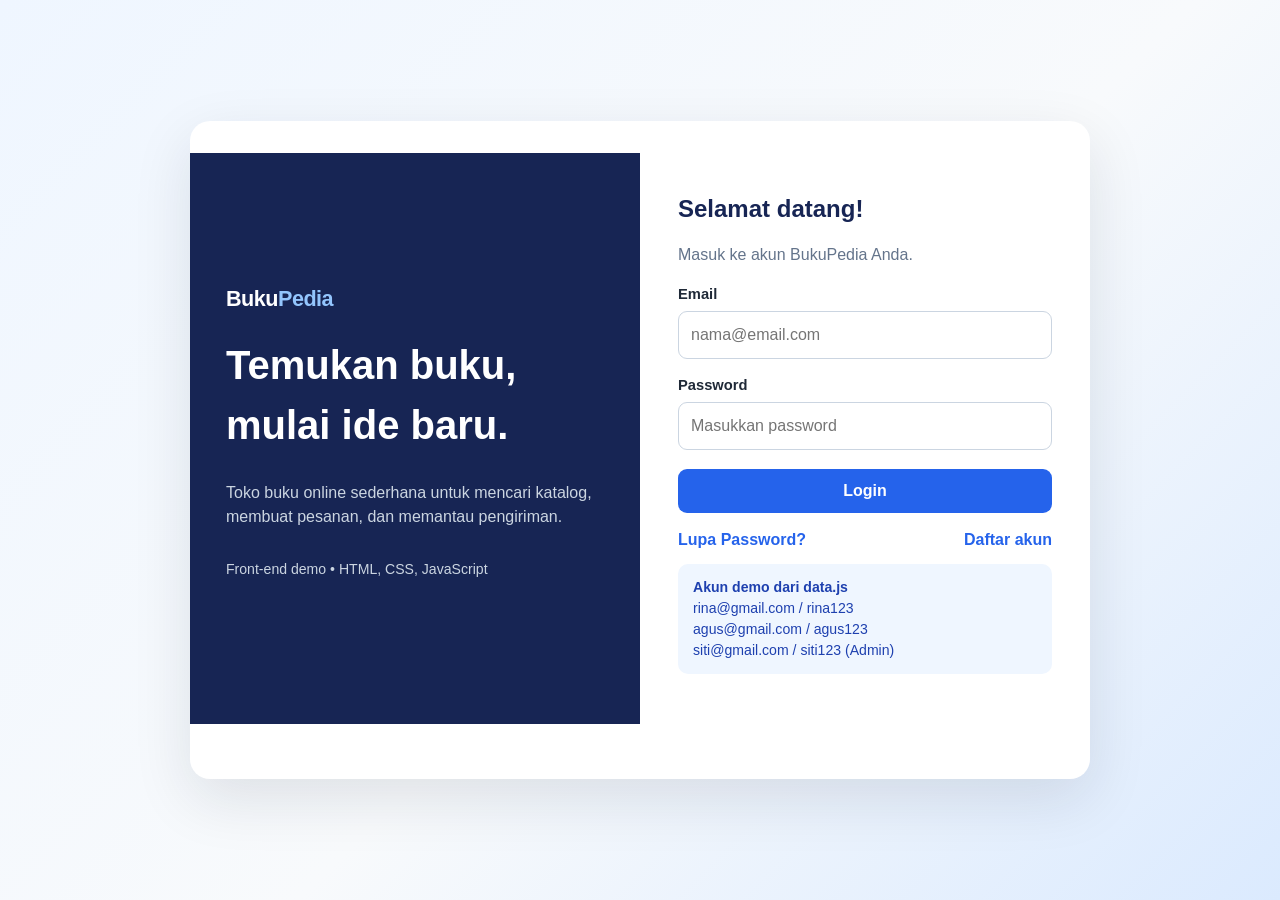
<file: index.html>
<!doctype html>
<html lang="id">

<head>
    <meta charset="utf-8">
    <meta name="viewport" content="width=device-width,initial-scale=1">
    <title>Login | BukuPedia</title>
    <link rel="stylesheet" href="style.css">
    <script src="data.js" defer></script>
    <script src="app.js" defer></script>
</head>
<body class="login-page">
    <main class="login-layout">
        <section class="login-intro"><a class="brand" href="login.html" style="color:white">Buku<span
                    style="color:#93c5fd">Pedia</span></a>
            <h1>Temukan buku, mulai ide baru.</h1>
            <p>Toko buku online sederhana untuk mencari katalog, membuat pesanan, dan memantau pengiriman.</p>
            <p class="small">Front-end demo • HTML, CSS, JavaScript</p>
        </section>
        <section class="login-form">
            <h2>Selamat datang!</h2>
            <p class="muted">Masuk ke akun BukuPedia Anda.</p>
            <form id="loginForm">
                <div class="field"><label for="email">Email</label><input id="email" type="email"
                        autocomplete="username" placeholder="nama@email.com" required></div>
                <div class="field"><label for="password">Password</label><input id="password" type="password"
                        autocomplete="current-password" placeholder="Masukkan password" required></div><button
                    type="submit" style="width:100%;margin-top:4px">Login</button>
            </form>
            <div class="login-links"><button class="link-button" type="button" data-modal="forgotModal">Lupa
                    Password?</button><button class="link-button" type="button" data-modal="registerModal">Daftar
                    akun</button></div>
            <div class="notice small"><strong>Akun demo dari data.js</strong><br>rina@gmail.com /
                rina123<br>agus@gmail.com / agus123<br>siti@gmail.com / siti123 (Admin)</div>
        </section>
    </main>
    <div class="modal-backdrop" id="forgotModal">
        <section class="modal" role="dialog" aria-modal="true" aria-labelledby="forgotTitle">
            <div class="modal-head">
                <h2 id="forgotTitle">Lupa Password</h2><button class="close-btn" type="button"
                    data-close-modal>✕</button>
            </div>
            <p class="muted small">Masukkan email akun Anda. Fitur ini hanya simulasi front-end.</p>
            <form id="forgotForm">
                <div class="field"><label for="forgotEmail">Email</label><input id="forgotEmail" type="email" required
                        placeholder="nama@email.com"></div><button type="submit">Kirim instruksi</button>
            </form>
        </section>
    </div>
    <div class="modal-backdrop" id="registerModal">
        <section class="modal" role="dialog" aria-modal="true" aria-labelledby="registerTitle">
            <div class="modal-head">
                <h2 id="registerTitle">Daftar Akun</h2><button class="close-btn" type="button"
                    data-close-modal>✕</button>
            </div>
            <p class="muted small">Form simulasi pendaftaran. Untuk login, gunakan salah satu akun yang tersedia pada
                data.js.</p>
            <form id="registerForm">
                <div class="field"><label for="regName">Nama</label><input id="regName" required
                        placeholder="Nama lengkap"></div>
                <div class="field"><label for="regEmail">Email</label><input id="regEmail" type="email" required
                        placeholder="nama@email.com"></div>
                <div class="field"><label for="regPassword">Password</label><input id="regPassword" type="password"
                        minlength="6" required placeholder="Minimal 6 karakter"></div><button type="submit">Buat
                    akun</button>
            </form>
        </section>
    </div>
</body>

</html>
</file>
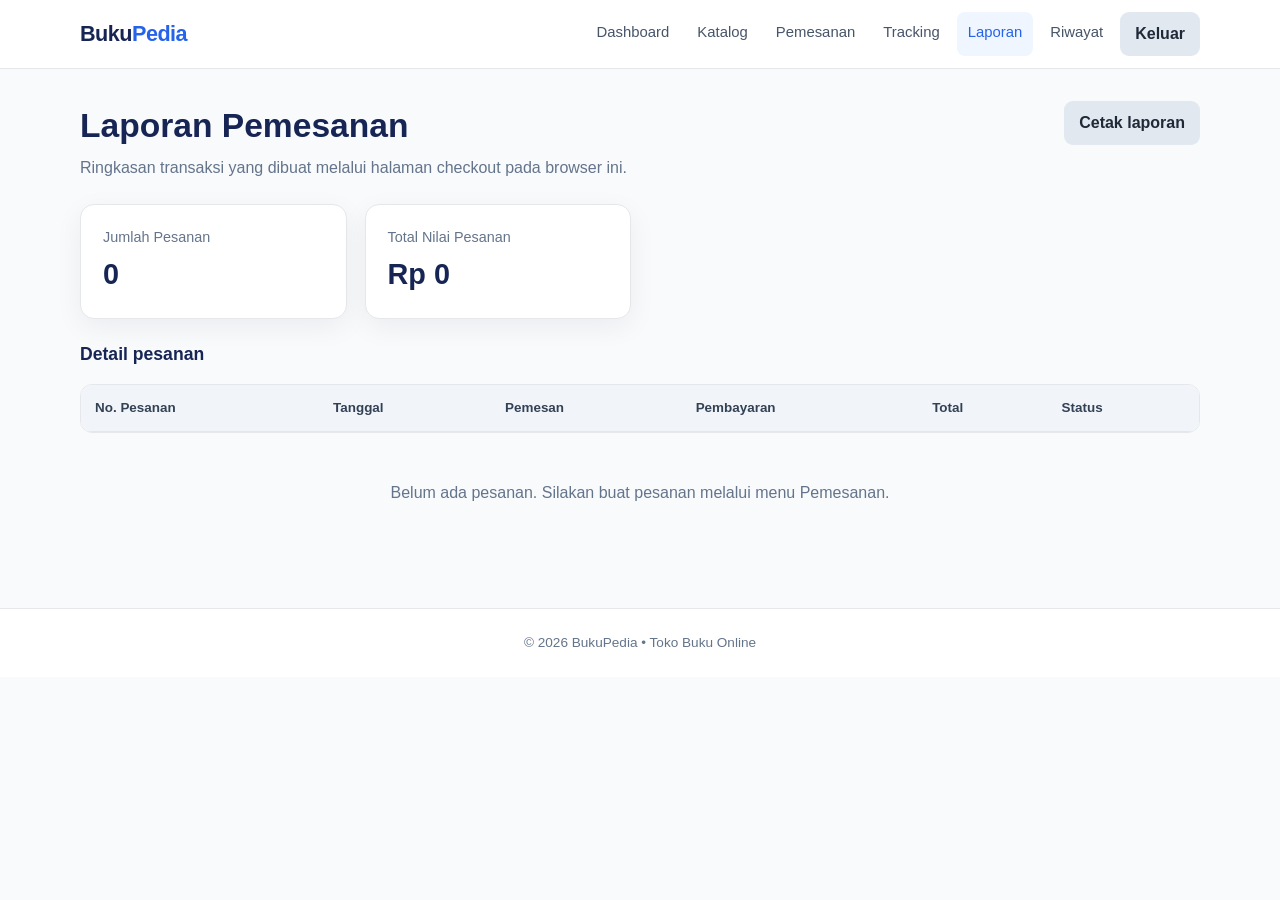
<file: laporan.html>
<!doctype html>
<html lang="id">

<head>
    <meta charset="utf-8">
    <meta name="viewport" content="width=device-width,initial-scale=1">
    <title>Laporan Pemesanan | BukuPedia</title>
    <link rel="stylesheet" href="style.css">
    <script src="data.js" defer></script>
    <script src="app.js" defer></script>
</head>

<body>
    <header class="topbar">
        <nav class="nav container"><a class="brand" href="dashboard.html">Buku<span>Pedia</span></a>
            <div class="nav-links"><a href="dashboard.html">Dashboard</a><a href="stok.html">Katalog</a><a
                    href="checkout.html">Pemesanan</a><a href="tracking.html">Tracking</a><a class="active"
                    href="laporan.html">Laporan</a><a href="riwayat.html">Riwayat</a><button class="secondary"
                    data-logout>Keluar</button></div>
        </nav>
    </header>
    <main class="container">
        <section class="page-heading">
            <div>
                <h1>Laporan Pemesanan</h1>
                <p>Ringkasan transaksi yang dibuat melalui halaman checkout pada browser ini.</p>
            </div><button class="secondary" onclick="window.print()">Cetak laporan</button>
        </section>
        <section class="grid stats">
            <article class="card">
                <div class="stat-label">Jumlah Pesanan</div>
                <div class="stat-number" id="reportCount">0</div>
            </article>
            <article class="card">
                <div class="stat-label">Total Nilai Pesanan</div>
                <div class="stat-number" id="reportRevenue">Rp 0</div>
            </article>
        </section>
        <section style="margin-top:22px">
            <h2 class="section-title">Detail pesanan</h2>
            <div class="table-wrap">
                <table>
                    <thead>
                        <tr>
                            <th>No. Pesanan</th>
                            <th>Tanggal</th>
                            <th>Pemesan</th>
                            <th>Pembayaran</th>
                            <th>Total</th>
                            <th>Status</th>
                        </tr>
                    </thead>
                    <tbody id="reportBody"></tbody>
                </table>
            </div>
            <p id="reportEmpty" class="empty hidden">Belum ada pesanan. Silakan buat pesanan melalui menu Pemesanan.</p>
        </section>
    </main>
    <footer class="footer">© 2026 BukuPedia • Toko Buku Online</footer>
</body>

</html>
</file>
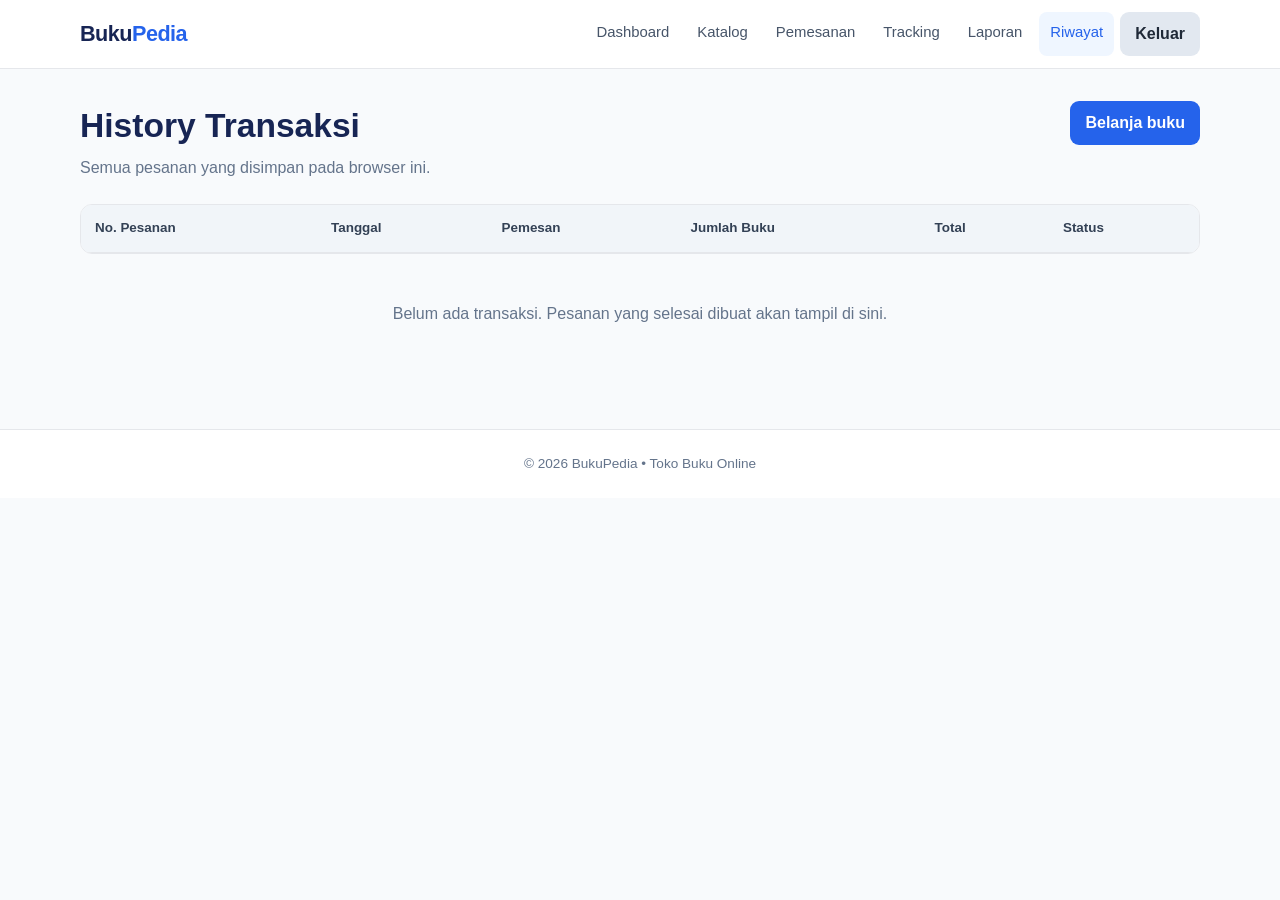
<file: riwayat.html>
<!doctype html>
<html lang="id">

<head>
    <meta charset="utf-8">
    <meta name="viewport" content="width=device-width,initial-scale=1">
    <title>Riwayat Transaksi | BukuPedia</title>
    <link rel="stylesheet" href="style.css">
    <script src="data.js" defer></script>
    <script src="app.js" defer></script>
</head>

<body>
    <header class="topbar">
        <nav class="nav container"><a class="brand" href="dashboard.html">Buku<span>Pedia</span></a>
            <div class="nav-links"><a href="dashboard.html">Dashboard</a><a href="stok.html">Katalog</a><a
                    href="checkout.html">Pemesanan</a><a href="tracking.html">Tracking</a><a
                    href="laporan.html">Laporan</a><a class="active" href="riwayat.html">Riwayat</a><button
                    class="secondary" data-logout>Keluar</button></div>
        </nav>
    </header>
    <main class="container">
        <section class="page-heading">
            <div>
                <h1>History Transaksi</h1>
                <p>Semua pesanan yang disimpan pada browser ini.</p>
            </div><a class="btn" href="stok.html">Belanja buku</a>
        </section>
        <div class="table-wrap">
            <table>
                <thead>
                    <tr>
                        <th>No. Pesanan</th>
                        <th>Tanggal</th>
                        <th>Pemesan</th>
                        <th>Jumlah Buku</th>
                        <th>Total</th>
                        <th>Status</th>
                    </tr>
                </thead>
                <tbody id="historyBody"></tbody>
            </table>
        </div>
        <p id="historyEmpty" class="empty hidden">Belum ada transaksi. Pesanan yang selesai dibuat akan tampil di sini.
        </p>
    </main>
    <footer class="footer">© 2026 BukuPedia • Toko Buku Online</footer>
</body>

</html>
</file>
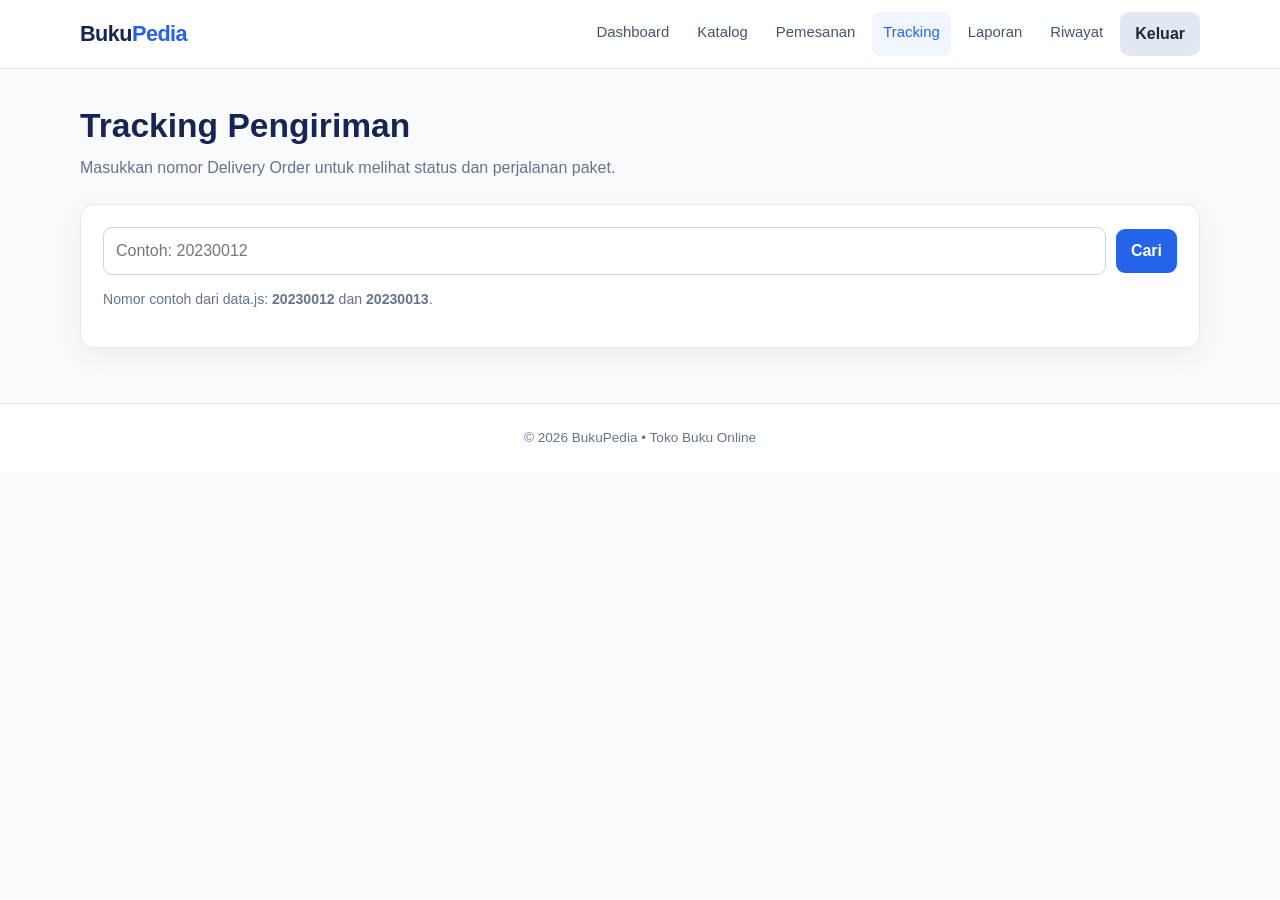
<file: tracking.html>
<!doctype html>
<html lang="id">

<head>
    <meta charset="utf-8">
    <meta name="viewport" content="width=device-width,initial-scale=1">
    <title>Tracking | BukuPedia</title>
    <link rel="stylesheet" href="style.css">
    <script src="data.js" defer></script>
    <script src="app.js" defer></script>
</head>

<body>
    <header class="topbar">
        <nav class="nav container"><a class="brand" href="dashboard.html">Buku<span>Pedia</span></a>
            <div class="nav-links"><a href="dashboard.html">Dashboard</a><a href="stok.html">Katalog</a><a
                    href="checkout.html">Pemesanan</a><a class="active" href="tracking.html">Tracking</a><a
                    href="laporan.html">Laporan</a><a href="riwayat.html">Riwayat</a><button class="secondary"
                    data-logout>Keluar</button></div>
        </nav>
    </header>
    <main class="container">
        <section class="page-heading">
            <div>
                <h1>Tracking Pengiriman</h1>
                <p>Masukkan nomor Delivery Order untuk melihat status dan perjalanan paket.</p>
            </div>
        </section>
        <section class="card">
            <form id="trackingForm">
                <div class="toolbar" style="margin:0"><input id="doNumber" required placeholder="Contoh: 20230012"
                        aria-label="Nomor Delivery Order"><button type="submit">Cari</button></div>
            </form>
            <p class="muted small">Nomor contoh dari data.js: <strong>20230012</strong> dan <strong>20230013</strong>.
            </p>
        </section>
        <section id="trackingResult" class="hidden" style="margin-top:20px">
            <div id="trackingDetails"></div>
        </section>
    </main>
    <footer class="footer">© 2026 BukuPedia • Toko Buku Online</footer>
</body>

</html>
</file>
<file: style.css>
:root {
    --navy: #172554;
    --blue: #2563eb;
    --blue-light: #eff6ff;
    --ink: #1f2937;
    --muted: #64748b;
    --line: #e5e7eb;
    --bg: #f8fafc;
    --white: #fff;
    --green: #15803d;
    --red: #b91c1c;
    --radius: 14px;
    --shadow: 0 8px 28px rgba(15, 23, 42, .06)
}

* {
    box-sizing: border-box
}

body {
    margin: 0;
    font-family: Arial, Helvetica, sans-serif;
    color: var(--ink);
    background: var(--bg);
    line-height: 1.5
}

a {
    color: inherit;
    text-decoration: none
}

button,
input,
select,
textarea {
    font: inherit
}

button,
.btn {
    border: 0;
    border-radius: 9px;
    padding: 10px 15px;
    cursor: pointer;
    background: var(--blue);
    color: #fff;
    font-weight: 600;
    display: inline-flex;
    align-items: center;
    justify-content: center;
    gap: 7px
}

button:hover,
.btn:hover {
    filter: brightness(.95)
}

.btn.secondary,
button.secondary {
    background: #e2e8f0;
    color: var(--ink)
}

.btn.ghost,
button.ghost {
    background: transparent;
    color: var(--blue);
    border: 1px solid #bfdbfe
}

.btn.danger,
button.danger {
    background: #fee2e2;
    color: var(--red)
}

.muted {
    color: var(--muted)
}

.small {
    font-size: .88rem
}

.container {
    width: min(1120px, 92%);
    margin: auto
}

.topbar {
    background: var(--white);
    border-bottom: 1px solid var(--line);
    position: sticky;
    top: 0;
    z-index: 10
}

.nav {
    min-height: 68px;
    display: flex;
    align-items: center;
    justify-content: space-between;
    gap: 18px
}

.brand {
    font-size: 1.35rem;
    font-weight: 800;
    color: var(--navy);
    letter-spacing: -.5px
}

.brand span {
    color: var(--blue)
}

.nav-links {
    display: flex;
    gap: 6px;
    flex-wrap: wrap
}

.nav-links a {
    padding: 9px 11px;
    border-radius: 8px;
    color: #475569;
    font-size: .93rem
}

.nav-links a:hover,
.nav-links a.active {
    background: var(--blue-light);
    color: var(--blue)
}

main {
    padding: 32px 0 55px
}

.page-heading {
    display: flex;
    justify-content: space-between;
    align-items: flex-start;
    gap: 16px;
    margin-bottom: 24px
}

.page-heading h1 {
    font-size: clamp(1.6rem, 3vw, 2.1rem);
    margin: 0 0 5px;
    color: var(--navy)
}

.page-heading p {
    margin: 0;
    color: var(--muted)
}

.card {
    background: var(--white);
    border: 1px solid var(--line);
    border-radius: var(--radius);
    padding: 22px;
    box-shadow: var(--shadow)
}

.grid {
    display: grid;
    gap: 18px
}

.grid.stats {
    grid-template-columns: repeat(4, minmax(0, 1fr))
}

.stat-label {
    font-size: .9rem;
    color: var(--muted)
}

.stat-number {
    font-size: 1.8rem;
    font-weight: 800;
    color: var(--navy);
    margin-top: 4px
}

.menu-grid {
    grid-template-columns: repeat(2, minmax(0, 1fr))
}

.menu-card {
    display: flex;
    align-items: flex-start;
    gap: 15px;
    transition: transform .15s
}

.menu-card:hover {
    transform: translateY(-2px)
}

.menu-icon {
    width: 44px;
    height: 44px;
    border-radius: 12px;
    background: var(--blue-light);
    color: var(--blue);
    display: grid;
    place-items: center;
    font-size: 1.3rem;
    flex-shrink: 0
}

.menu-card h3 {
    margin: 0 0 4px
}

.menu-card p {
    margin: 0 0 12px;
    color: var(--muted);
    font-size: .93rem
}

.book-grid {
    grid-template-columns: repeat(5, minmax(0, 1fr))
}

.book-card {
    padding: 14px;
    display: flex;
    flex-direction: column
}

.book-cover {
    width: 100%;
    height: 210px;
    object-fit: contain;
    background: #f1f5f9;
    border-radius: 8px;
    margin-bottom: 12px
}

.book-card h3 {
    font-size: 1rem;
    line-height: 1.35;
    margin: 0 0 7px
}

.book-card .price {
    color: var(--blue);
    font-weight: 800;
    margin: 8px 0
}

.book-card .meta {
    font-size: .82rem;
    color: var(--muted)
}

.book-card button {
    margin-top: auto;
    width: 100%
}

.toolbar {
    display: flex;
    gap: 10px;
    align-items: center;
    flex-wrap: wrap;
    margin-bottom: 18px
}

.toolbar input {
    flex: 1;
    min-width: 200px
}

.field {
    display: flex;
    flex-direction: column;
    gap: 6px;
    margin-bottom: 15px
}

.field label {
    font-size: .92rem;
    font-weight: 700
}

.field input,
.field select,
.field textarea,
input,
select,
textarea {
    width: 100%;
    border: 1px solid #cbd5e1;
    border-radius: 9px;
    padding: 11px 12px;
    background: #fff;
    color: var(--ink)
}

input:focus,
select:focus,
textarea:focus {
    outline: 2px solid #bfdbfe;
    border-color: var(--blue)
}

.form-grid {
    display: grid;
    grid-template-columns: repeat(2, minmax(0, 1fr));
    gap: 0 16px
}

.table-wrap {
    overflow-x: auto;
    border: 1px solid var(--line);
    border-radius: 12px;
    background: white
}

table {
    width: 100%;
    border-collapse: collapse;
    min-width: 650px
}

th,
td {
    text-align: left;
    padding: 13px 14px;
    border-bottom: 1px solid var(--line);
    font-size: .92rem
}

th {
    background: #f1f5f9;
    color: #334155;
    font-size: .84rem
}

tbody tr:last-child td {
    border-bottom: 0
}

.pill {
    display: inline-block;
    padding: 4px 9px;
    border-radius: 99px;
    background: #dbeafe;
    color: #1d4ed8;
    font-size: .8rem;
    font-weight: 700
}

.pill.green {
    background: #dcfce7;
    color: #166534
}

.pill.orange {
    background: #ffedd5;
    color: #9a3412
}

.two-col {
    display: grid;
    grid-template-columns: 1.1fr .9fr;
    gap: 20px;
    align-items: start
}

.section-title {
    margin: 0 0 16px;
    font-size: 1.1rem;
    color: var(--navy)
}

.notice {
    padding: 13px 15px;
    background: var(--blue-light);
    color: #1e40af;
    border-radius: 10px;
    margin: 12px 0
}

.empty {
    text-align: center;
    padding: 32px;
    color: var(--muted)
}

.footer {
    text-align: center;
    padding: 24px;
    color: var(--muted);
    font-size: .85rem;
    border-top: 1px solid var(--line);
    background: white
}

.login-page {
    min-height: 100vh;
    display: grid;
    place-items: center;
    padding: 24px;
    background: linear-gradient(135deg, #eff6ff, #f8fafc 55%, #dbeafe)
}

.login-layout {
    width: min(900px, 100%);
    display: grid;
    grid-template-columns: 1fr 1fr;
    background: white;
    border-radius: 20px;
    overflow: hidden;
    box-shadow: 0 20px 60px #0f172a1c
}

.login-intro {
    background: var(--navy);
    color: white;
    padding: 45px 36px;
    display: flex;
    flex-direction: column;
    justify-content: center
}

.login-intro h1 {
    font-size: 2.5rem;
    margin: 20px 0 10px
}

.login-intro p {
    color: #cbd5e1
}

.login-form {
    padding: 38px
}

.login-form h2 {
    margin: 0 0 6px;
    color: var(--navy)
}

.login-links {
    display: flex;
    justify-content: space-between;
    gap: 10px;
    flex-wrap: wrap;
    margin-top: 15px
}

.link-button {
    background: none;
    border: 0;
    color: var(--blue);
    padding: 0;
    font-weight: 600
}

.modal-backdrop {
    position: fixed;
    inset: 0;
    background: #0f172a99;
    display: none;
    align-items: center;
    justify-content: center;
    padding: 18px;
    z-index: 50
}

.modal-backdrop.show {
    display: flex
}

.modal {
    background: white;
    border-radius: 16px;
    padding: 24px;
    width: min(440px, 100%);
    box-shadow: var(--shadow)
}

.modal-head {
    display: flex;
    justify-content: space-between;
    align-items: center;
    margin-bottom: 16px
}

.modal-head h2 {
    margin: 0
}

.close-btn {
    background: #f1f5f9;
    color: #334155;
    padding: 6px 10px
}

.progress {
    height: 9px;
    background: #e2e8f0;
    border-radius: 99px;
    overflow: hidden;
    margin: 10px 0 20px
}

.progress span {
    height: 100%;
    display: block;
    background: #2563eb;
    border-radius: 99px
}

.timeline {
    list-style: none;
    padding: 0;
    margin: 0
}

.timeline li {
    padding: 0 0 18px 22px;
    border-left: 2px solid #bfdbfe;
    position: relative
}

.timeline li:before {
    content: '';
    position: absolute;
    left: -6px;
    top: 4px;
    width: 10px;
    height: 10px;
    border-radius: 50%;
    background: var(--blue)
}

.timeline li:last-child {
    border-left-color: transparent
}

.timeline strong {
    display: block;
    font-size: .88rem
}

.timeline p {
    margin: 4px 0 0;
    color: var(--muted)
}

.total-line {
    display: flex;
    justify-content: space-between;
    gap: 12px;
    padding: 10px 0;
    border-bottom: 1px solid var(--line)
}

.total-line:last-child {
    border: 0;
    font-size: 1.1rem;
    font-weight: 800
}

.actions {
    display: flex;
    gap: 8px;
    flex-wrap: wrap
}

.hidden {
    display: none !important
}

@media(max-width:950px) {
    .book-grid {
        grid-template-columns: repeat(3, minmax(0, 1fr))
    }

    .grid.stats {
        grid-template-columns: repeat(2, minmax(0, 1fr))
    }

    .nav {
        align-items: flex-start;
        padding: 14px 0;
        flex-direction: column
    }

    .nav-links {
        width: 100%
    }
}

@media(max-width:650px) {
    main {
        padding-top: 22px
    }

    .menu-grid,
    .two-col,
    .form-grid,
    .login-layout {
        grid-template-columns: 1fr
    }

    .login-intro {
        padding: 28px
    }

    .login-intro h1 {
        font-size: 2rem
    }

    .login-form {
        padding: 26px
    }

    .book-grid {
        grid-template-columns: repeat(2, minmax(0, 1fr))
    }

    .book-cover {
        height: 180px
    }

    .page-heading {
        flex-direction: column
    }

    .grid.stats {
        gap: 10px
    }

    .card {
        padding: 16px
    }

    .nav-links a {
        font-size: .85rem;
        padding: 8px
    }
}
</file>
